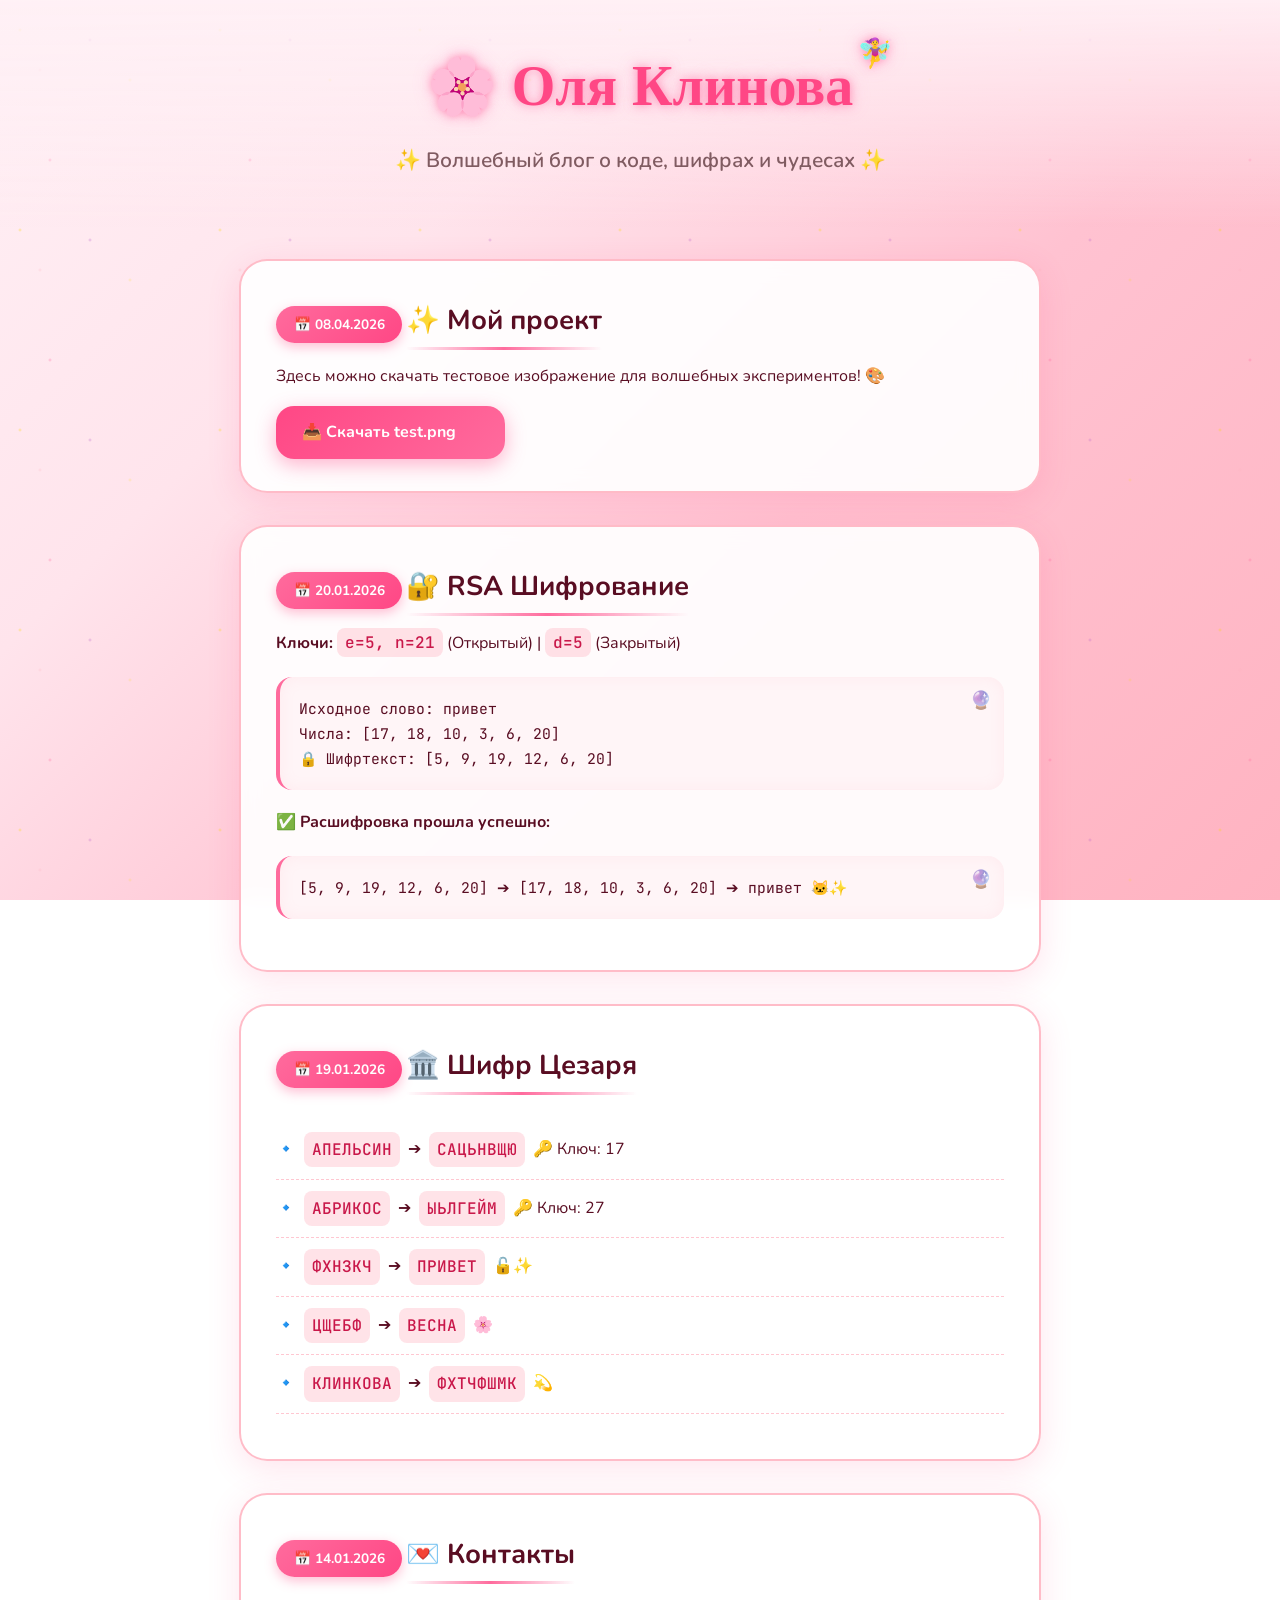
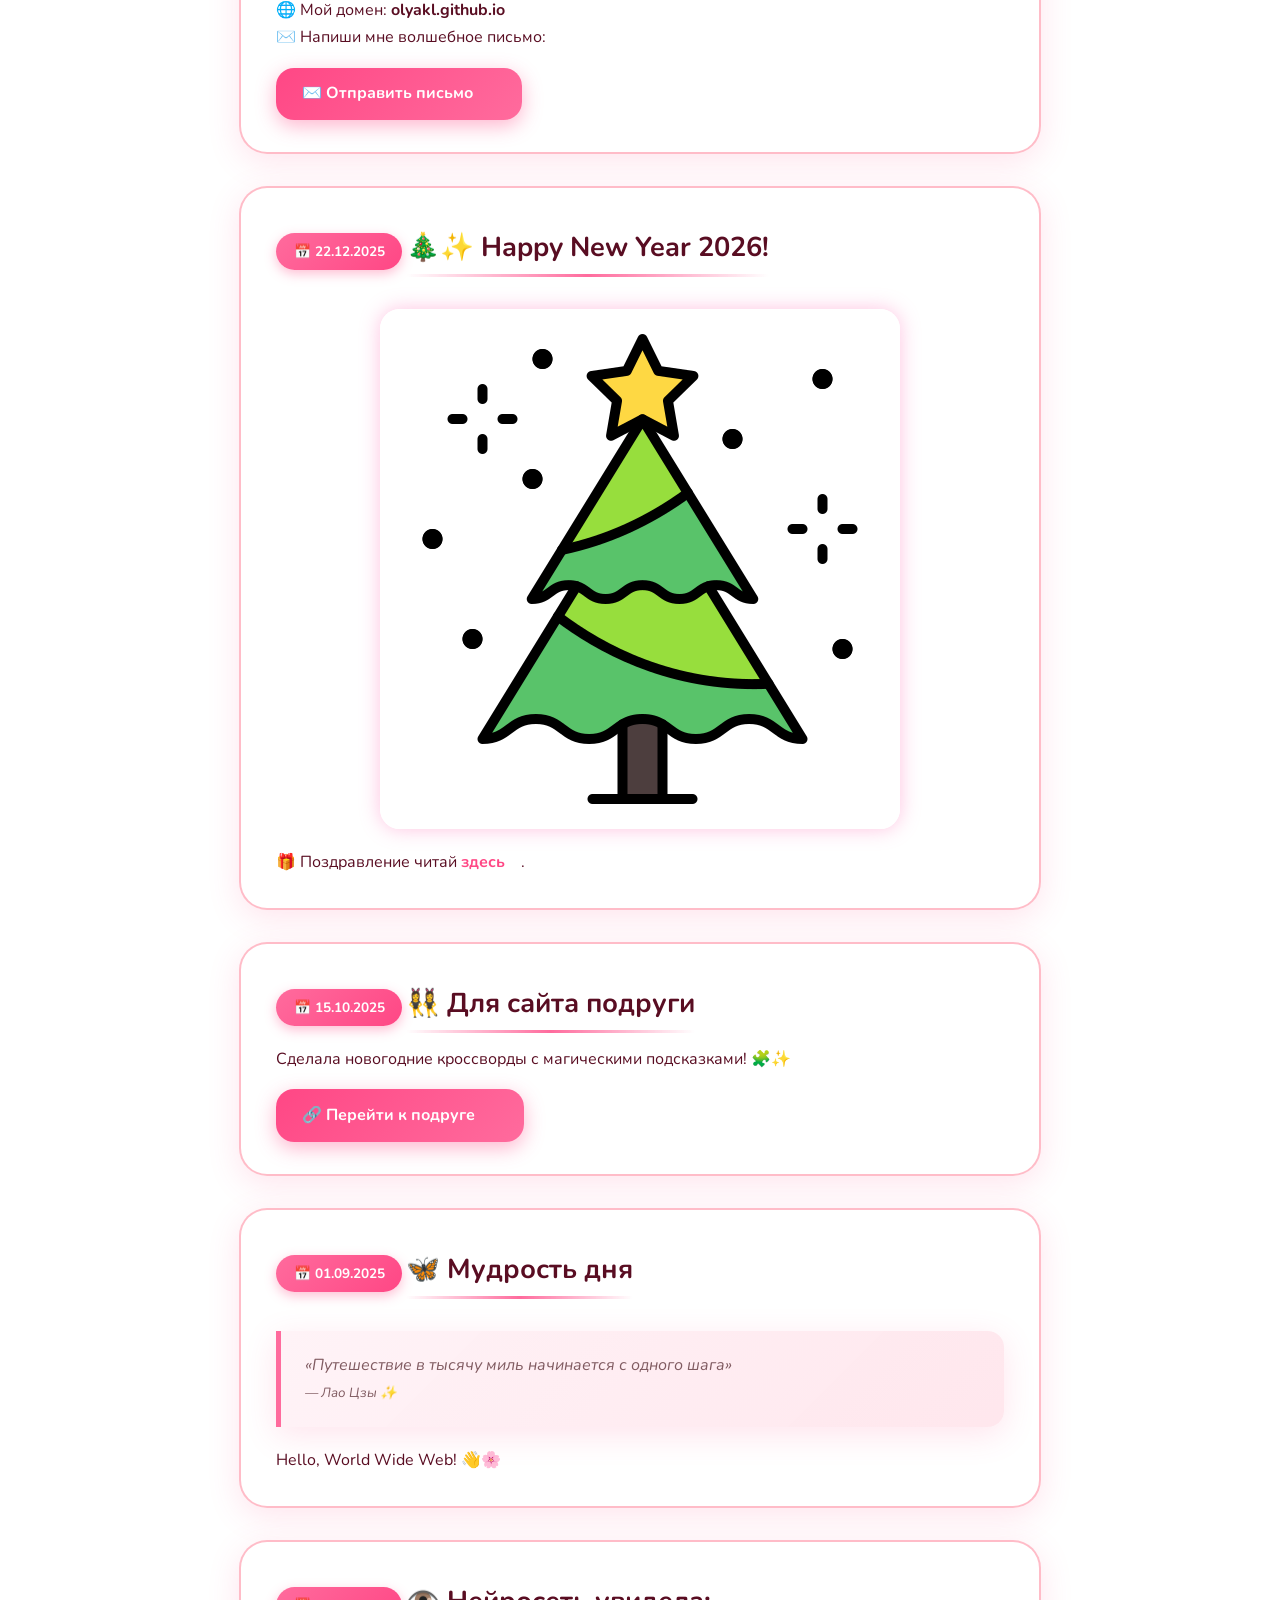
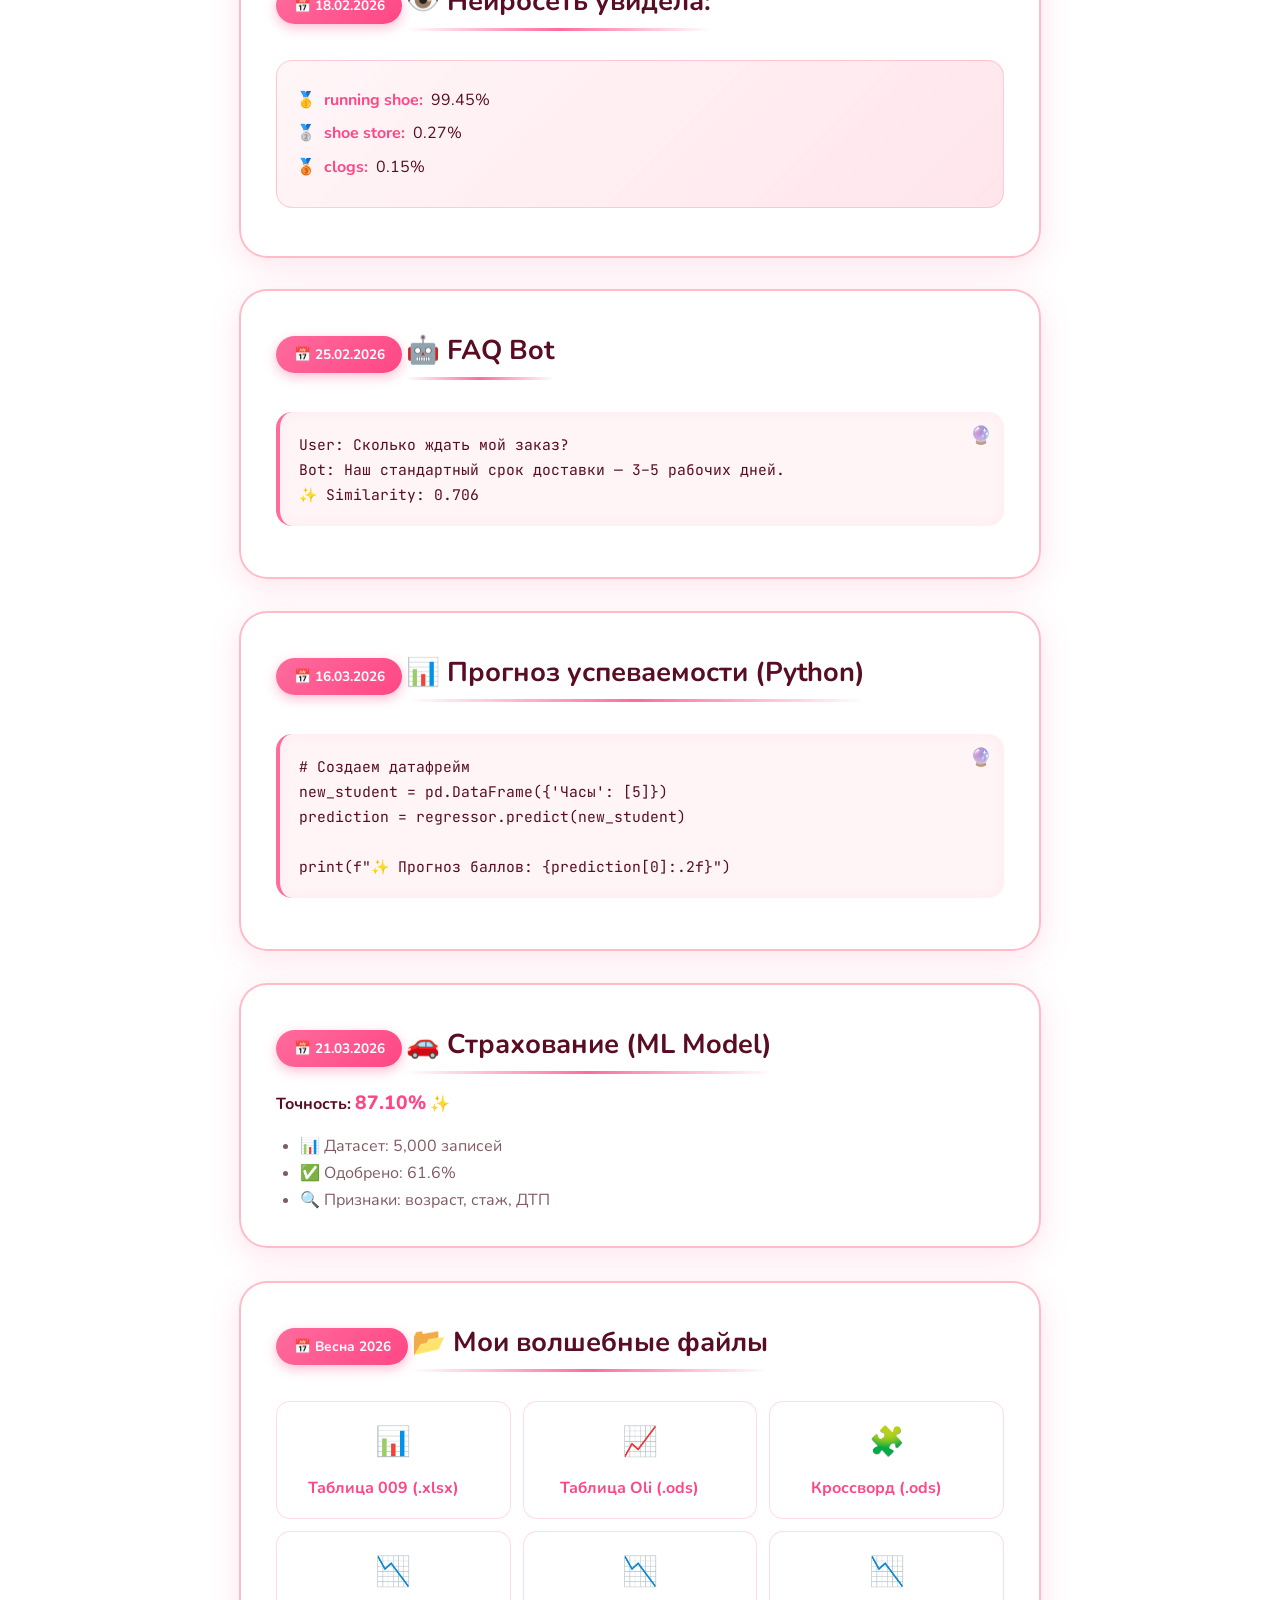
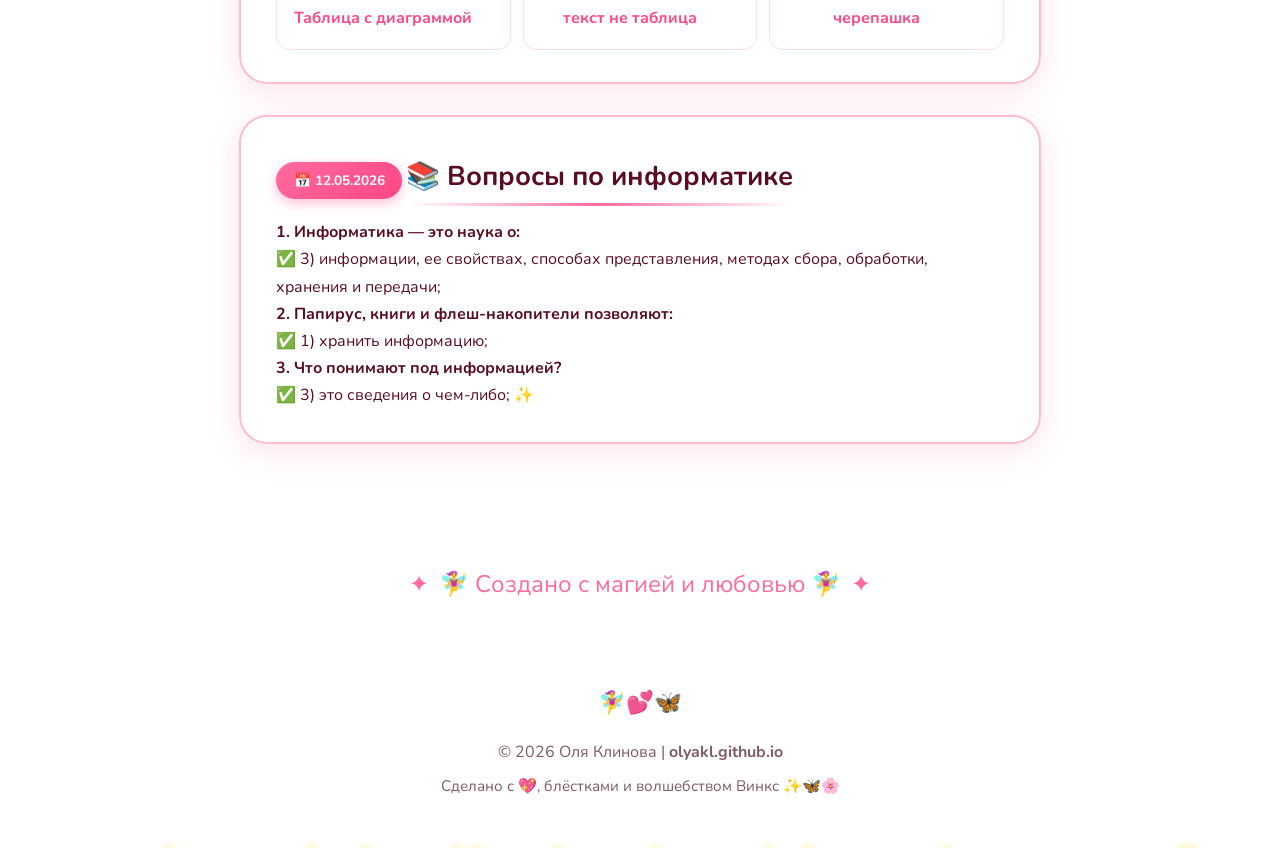
<file: index.html>
<!DOCTYPE html>
<html lang="ru">
<head>
    <meta charset="UTF-8">
    <meta name="viewport" content="width=device-width, initial-scale=1.0">
    <title>🌸✨ Оля Клинова | Волшебный Блог</title>
    <link rel="preconnect" href="https://fonts.googleapis.com">
    <link rel="preconnect" href="https://fonts.gstatic.com" crossorigin>
    <link href="https://fonts.googleapis.com/css2?family=Dancing+Script:wght@600;700&family=Nunito:wght@400;600;700;800&family=JetBrains+Mono:wght@400;500&display=swap" rel="stylesheet">
    
    <style>
        :root {
            /* Winx Pink Palette 🧚‍♀️ */
            --bg-magic: linear-gradient(135deg, #fff0f5 0%, #ffe4ec 30%, #ffc2d1 60%, #ffb3c1 100%);
            --card-bg: rgba(255, 255, 255, 0.92);
            --card-glow: rgba(255, 105, 180, 0.25);
            --primary-pink: #ff6b9d;
            --hot-pink: #ff4785;
            --deep-pink: #c9184a;
            --sparkle-gold: #ffd700;
            --magic-purple: #b864c9;
            --text-dark: #590d22;
            --text-soft: #805b61;
            --code-bg: #fff5f7;
            --shadow-soft: 0 8px 32px rgba(255, 71, 133, 0.15);
            --shadow-glow: 0 0 20px rgba(255, 105, 180, 0.4);
            --border-magic: 2px solid rgba(255, 143, 163, 0.6);
        }

        * { margin: 0; padding: 0; box-sizing: border-box; }

        html { scroll-behavior: smooth; }

        body {
            font-family: 'Nunito', sans-serif;
            background: var(--bg-magic);
            background-attachment: fixed;
            color: var(--text-dark);
            line-height: 1.7;
            min-height: 100vh;
            position: relative;
            overflow-x: hidden;
        }

        /* ✨ Sparkle Background Animation */
        body::before {
            content: "";
            position: fixed;
            top: 0; left: 0;
            width: 100%; height: 100%;
            background-image: 
                radial-gradient(2px 2px at 20px 30px, var(--sparkle-gold), transparent),
                radial-gradient(2px 2px at 40px 70px, rgba(255,182,193,0.8), transparent),
                radial-gradient(2px 2px at 50px 160px, var(--primary-pink), transparent),
                radial-gradient(2px 2px at 90px 40px, var(--magic-purple), transparent),
                radial-gradient(2px 2px at 130px 80px, rgba(255,215,0,0.6), transparent);
            background-size: 200px 200px;
            animation: sparkleFloat 20s linear infinite;
            opacity: 0.4;
            pointer-events: none;
            z-index: -1;
        }

        @keyframes sparkleFloat {
            0% { background-position: 0 0, 0 0, 0 0, 0 0, 0 0; }
            100% { background-position: 200px 200px, 150px 100px, 100px 250px, 250px 50px, 180px 180px; }
        }

        /* 🧚 Floating Fairy Particles */
        .fairy-particle {
            position: fixed;
            width: 8px; height: 8px;
            background: radial-gradient(circle, var(--sparkle-gold), transparent);
            border-radius: 50%;
            pointer-events: none;
            animation: fairyFloat 15s infinite ease-in-out;
            opacity: 0.7;
            z-index: -1;
            box-shadow: 0 0 10px var(--sparkle-gold);
        }

        @keyframes fairyFloat {
            0%, 100% { transform: translateY(100vh) rotate(0deg); opacity: 0; }
            10% { opacity: 0.8; }
            90% { opacity: 0.8; }
            100% { transform: translateY(-100px) rotate(720deg); opacity: 0; }
        }

        /* 🌸 Header */
        header {
            text-align: center;
            padding: 2.5rem 1rem 3rem;
            position: relative;
            background: linear-gradient(180deg, rgba(255,240,245,0.95) 0%, transparent 100%);
            margin-bottom: 2rem;
        }

        header h1 {
            font-family: 'Dancing Script', cursive;
            font-size: 3.5rem;
            color: var(--hot-pink);
            text-shadow: 
                0 0 10px rgba(255, 71, 133, 0.5),
                0 0 20px rgba(255, 105, 180, 0.3);
            animation: titleGlow 3s ease-in-out infinite alternate;
            position: relative;
            display: inline-block;
        }

        @keyframes titleGlow {
            from { text-shadow: 0 0 10px rgba(255,71,133,0.5), 0 0 20px rgba(255,105,180,0.3); }
            to { text-shadow: 0 0 20px rgba(255,71,133,0.8), 0 0 40px rgba(255,105,180,0.6), 0 0 60px rgba(255,215,0,0.4); }
        }

        header h1::after {
            content: "🧚‍♀️";
            position: absolute;
            right: -40px;
            top: -10px;
            font-size: 1.8rem;
            animation: floatEmoji 3s ease-in-out infinite;
        }

        @keyframes floatEmoji {
            0%, 100% { transform: translateY(0) rotate(0deg); }
            50% { transform: translateY(-10px) rotate(10deg); }
        }

        header p {
            font-size: 1.3rem;
            color: var(--text-soft);
            margin-top: 0.5rem;
            font-weight: 600;
        }

        /* ✨ Magic Divider */
        .magic-divider {
            text-align: center;
            margin: 2.5rem 0;
            color: var(--primary-pink);
            font-size: 1.5rem;
            position: relative;
        }
        .magic-divider::before,
        .magic-divider::after {
            content: "✦";
            margin: 0 10px;
            animation: twinkle 1.5s ease-in-out infinite;
        }
        .magic-divider::after { animation-delay: 0.5s; }
        @keyframes twinkle {
            0%, 100% { opacity: 1; transform: scale(1); }
            50% { opacity: 0.6; transform: scale(0.9); }
        }

        /* 📦 Main Container */
        main {
            max-width: 850px;
            margin: 0 auto;
            padding: 0 1.5rem 3rem;
        }

        /* 🎀 Blog Post Card */
        article {
            background: var(--card-bg);
            border-radius: 28px;
            padding: 2rem 2.2rem;
            margin-bottom: 2rem;
            box-shadow: var(--shadow-soft);
            border: var(--border-magic);
            position: relative;
            overflow: hidden;
            transition: all 0.4s cubic-bezier(0.175, 0.885, 0.32, 1.275);
            backdrop-filter: blur(10px);
        }

        article:hover {
            transform: translateY(-8px) scale(1.01);
            box-shadow: var(--shadow-glow), 0 20px 40px rgba(255, 71, 133, 0.25);
            border-color: var(--hot-pink);
        }

        /* ✨ Magic Corner Sparkle */
        article::before {
            content: "✨";
            position: absolute;
            top: 15px;
            right: 20px;
            font-size: 1.5rem;
            opacity: 0;
            transform: scale(0.5) rotate(-20deg);
            transition: all 0.4s ease;
            filter: drop-shadow(0 0 5px var(--sparkle-gold));
        }
        article:hover::before {
            opacity: 1;
            transform: scale(1) rotate(0deg);
            animation: sparklePop 0.6s ease-out;
        }
        @keyframes sparklePop {
            0% { transform: scale(0.3); opacity: 0; }
            50% { transform: scale(1.3); }
            100% { transform: scale(1); opacity: 1; }
        }

        /* 📅 Date Badge */
        .date-badge {
            display: inline-flex;
            align-items: center;
            gap: 6px;
            background: linear-gradient(135deg, var(--primary-pink), var(--hot-pink));
            color: white;
            font-weight: 700;
            font-size: 0.85rem;
            padding: 0.45rem 1.1rem;
            border-radius: 50px;
            margin-bottom: 1.1rem;
            box-shadow: 0 4px 12px rgba(255, 71, 133, 0.35);
            animation: badgePulse 4s ease-in-out infinite;
        }
        @keyframes badgePulse {
            0%, 100% { box-shadow: 0 4px 12px rgba(255,71,133,0.35); }
            50% { box-shadow: 0 4px 20px rgba(255,71,133,0.6); }
        }

        h2 {
            font-size: 1.7rem;
            margin: 0.3rem 0 1.2rem;
            color: var(--text-dark);
            position: relative;
            display: inline-block;
        }
        h2::after {
            content: "";
            position: absolute;
            bottom: -6px;
            left: 0;
            width: 100%;
            height: 3px;
            background: linear-gradient(90deg, transparent, var(--primary-pink), transparent);
            border-radius: 2px;
        }

        /* 🔗 Links & Buttons */
        a {
            color: var(--hot-pink);
            text-decoration: none;
            font-weight: 700;
            transition: all 0.25s ease;
            position: relative;
        }
        a:hover {
            color: var(--deep-pink);
            text-shadow: 0 0 8px rgba(255, 71, 133, 0.4);
        }
        a::after {
            content: "✧";
            margin-left: 3px;
            opacity: 0;
            transition: opacity 0.2s;
        }
        a:hover::after { opacity: 1; }

        .btn-magic {
            display: inline-flex;
            align-items: center;
            gap: 8px;
            background: linear-gradient(135deg, var(--hot-pink), var(--primary-pink));
            color: white !important;
            padding: 0.8rem 1.6rem;
            border-radius: 18px;
            margin-top: 1rem;
            font-weight: 700;
            text-decoration: none !important;
            box-shadow: 0 6px 20px rgba(255, 71, 133, 0.4);
            transition: all 0.3s ease;
            position: relative;
            overflow: hidden;
        }
        .btn-magic::before {
            content: "";
            position: absolute;
            top: 0; left: -100%;
            width: 100%; height: 100%;
            background: linear-gradient(90deg, transparent, rgba(255,255,255,0.3), transparent);
            transition: left 0.5s ease;
        }
        .btn-magic:hover {
            transform: translateY(-3px) scale(1.03);
            box-shadow: 0 8px 25px rgba(255, 71, 133, 0.6);
        }
        .btn-magic:hover::before { left: 100%; }

        /* 💻 Code Blocks */
        pre {
            background: var(--code-bg);
            padding: 1.2rem;
            border-radius: 16px;
            border-left: 4px solid var(--primary-pink);
            font-family: 'JetBrains Mono', monospace;
            font-size: 0.92rem;
            color: var(--text-dark);
            overflow-x: auto;
            margin: 1.2rem 0;
            box-shadow: inset 0 0 15px rgba(255, 143, 163, 0.1);
            position: relative;
        }
        pre::before {
            content: "🔮";
            position: absolute;
            top: 8px;
            right: 12px;
            font-size: 1.1rem;
            opacity: 0.6;
        }
        code {
            font-family: 'JetBrains Mono', monospace;
            background: rgba(255, 143, 163, 0.25);
            padding: 0.25rem 0.5rem;
            border-radius: 8px;
            color: var(--deep-pink);
            font-weight: 500;
        }

        /* 📋 Lists */
        ul.crypto-list {
            list-style: none;
            margin: 0.8rem 0;
        }
        ul.crypto-list li {
            padding: 0.7rem 0;
            border-bottom: 1px dashed rgba(255, 143, 163, 0.5);
            display: flex;
            align-items: center;
            gap: 8px;
        }
        ul.crypto-list li::before {
            content: "🔹";
            color: var(--primary-pink);
        }

        /* 💬 Quotes */
        blockquote {
            background: linear-gradient(135deg, rgba(255,240,245,0.8), rgba(255,228,235,0.9));
            border-left: 5px solid var(--primary-pink);
            padding: 1.3rem 1.5rem;
            font-style: italic;
            color: var(--text-soft);
            border-radius: 0 16px 16px 0;
            margin: 1.2rem 0;
            position: relative;
            box-shadow: var(--shadow-soft);
        }
        blockquote::before {
            content: """;
            position: absolute;
            top: -15px;
            left: 10px;
            font-size: 4rem;
            color: rgba(255, 105, 180, 0.2);
            font-family: Georgia, serif;
            line-height: 1;
        }

        /* 🖼️ Images */
        img {
            max-width: 100%;
            border-radius: 20px;
            border: 4px solid white;
            box-shadow: var(--shadow-glow);
            margin: 1.2rem 0;
            transition: transform 0.4s ease;
            display: block;
            margin-left: auto;
            margin-right: auto;
        }
        img:hover {
            transform: scale(1.03) rotate(1deg);
            box-shadow: 0 0 30px rgba(255, 105, 180, 0.5);
        }

        /* 🎯 Stats & Results Box */
        .stats-box {
            background: linear-gradient(135deg, rgba(255,245,247,0.9), rgba(255,228,235,0.95));
            padding: 1.2rem;
            border-radius: 16px;
            margin: 1rem 0;
            border: 1px solid rgba(255, 143, 163, 0.4);
        }
        .stats-box p {
            margin: 0.4rem 0;
            display: flex;
            align-items: center;
            gap: 8px;
        }
        .stats-box strong {
            color: var(--hot-pink);
        }

        /* 🧩 File Grid */
        .file-grid {
            display: grid;
            grid-template-columns: repeat(auto-fit, minmax(220px, 1fr));
            gap: 12px;
            margin-top: 1rem;
        }
        .file-card {
            background: white;
            padding: 1rem;
            border-radius: 14px;
            text-align: center;
            border: 1px solid rgba(255, 143, 163, 0.3);
            transition: all 0.3s ease;
        }
        .file-card:hover {
            transform: translateY(-4px);
            box-shadow: var(--shadow-glow);
            border-color: var(--primary-pink);
        }
        .file-card .icon {
            font-size: 1.8rem;
            margin-bottom: 0.5rem;
            display: block;
        }

        /* 🦋 Footer */
        footer {
            text-align: center;
            padding: 2.5rem 1rem 3rem;
            color: var(--text-soft);
            font-size: 1rem;
            position: relative;
            margin-top: 2rem;
        }
        footer::before {
            content: "🧚‍♀️💕🦋";
            display: block;
            margin-bottom: 1rem;
            font-size: 1.4rem;
            animation: floatEmoji 4s ease-in-out infinite;
        }

        /* 📱 Responsive */
        @media (max-width: 768px) {
            header h1 { font-size: 2.6rem; }
            article { padding: 1.6rem; }
            h2 { font-size: 1.45rem; }
            .file-grid { grid-template-columns: 1fr; }
        }

        /* 🎀 Scrollbar */
        ::-webkit-scrollbar { width: 10px; }
        ::-webkit-scrollbar-track { background: rgba(255, 240, 245, 0.6); }
        ::-webkit-scrollbar-thumb { 
            background: linear-gradient(180deg, var(--primary-pink), var(--hot-pink)); 
            border-radius: 10px;
            border: 2px solid rgba(255, 255, 255, 0.3);
        }
        ::-webkit-scrollbar-thumb:hover { 
            background: linear-gradient(180deg, var(--hot-pink), var(--deep-pink)); 
        }

        /* ✨ Winx Transformation Effect on Load */
        @keyframes winxEntrance {
            0% { opacity: 0; transform: translateY(30px) scale(0.95); }
            100% { opacity: 1; transform: translateY(0) scale(1); }
        }
        article {
            animation: winxEntrance 0.6s ease-out forwards;
            opacity: 0;
        }
        article:nth-child(1) { animation-delay: 0.1s; }
        article:nth-child(2) { animation-delay: 0.2s; }
        article:nth-child(3) { animation-delay: 0.3s; }
        article:nth-child(4) { animation-delay: 0.4s; }
        article:nth-child(5) { animation-delay: 0.5s; }
        article:nth-child(6) { animation-delay: 0.6s; }
        article:nth-child(7) { animation-delay: 0.7s; }
        article:nth-child(8) { animation-delay: 0.8s; }
        article:nth-child(9) { animation-delay: 0.9s; }
        article:nth-child(10) { animation-delay: 1.0s; }
        article:nth-child(11) { animation-delay: 1.1s; }
        article:nth-child(12) { animation-delay: 1.2s; }
    </style>
</head>
<body>

    <!-- ✨ Floating Fairy Particles -->
    <script>
        document.addEventListener('DOMContentLoaded', () => {
            // Create magical particles
            for (let i = 0; i < 12; i++) {
                const particle = document.createElement('div');
                particle.className = 'fairy-particle';
                particle.style.left = Math.random() * 100 + 'vw';
                particle.style.animationDelay = Math.random() * 15 + 's';
                particle.style.animationDuration = (12 + Math.random() * 10) + 's';
                document.body.appendChild(particle);
            }
        });
    </script>

    <header>
        <h1>🌸 Оля Клинова</h1>
        <p>✨ Волшебный блог о коде, шифрах и чудесах ✨</p>
    </header>

    <main>
        <!-- Пост 1: Проект -->
        <article>
            <span class="date-badge">📅 08.04.2026</span>
            <h2>✨ Мой проект</h2>
            <p>Здесь можно скачать тестовое изображение для волшебных экспериментов! 🎨</p>
            <a href="test.png" class="btn-magic" download>📥 Скачать test.png</a>
        </article>

        <!-- Пост 2: RSA -->
        <article>
            <span class="date-badge">📅 20.01.2026</span>
            <h2>🔐 RSA Шифрование</h2>
            <p><strong>Ключи:</strong> <code>e=5, n=21</code> (Открытый) | <code>d=5</code> (Закрытый)</p>
            
            <pre>
Исходное слово: привет
Числа: [17, 18, 10, 3, 6, 20]
🔒 Шифртекст: [5, 9, 19, 12, 6, 20]</pre>

            <p style="margin-top:1rem;"><strong>✅ Расшифровка прошла успешно:</strong></p>
            <pre>
[5, 9, 19, 12, 6, 20] ➔ [17, 18, 10, 3, 6, 20] ➔ привет 🐱✨</pre>
        </article>

        <!-- Пост 3: Цезарь -->
        <article>
            <span class="date-badge">📅 19.01.2026</span>
            <h2>🏛️ Шифр Цезаря</h2>
            <ul class="crypto-list">
                <li><code>АПЕЛЬСИН</code> ➔ <code>САЦЬНВЩЮ</code> 🔑 Ключ: 17</li>
                <li><code>АБРИКОС</code> ➔ <code>ЫЬЛГЕЙМ</code> 🔑 Ключ: 27</li>
                <li><code>ФХНЗКЧ</code> ➔ <code>ПРИВЕТ</code> 🔓✨</li>
                <li><code>ЦЩЕБФ</code> ➔ <code>ВЕСНА</code> 🌸</li>
                <li><code>КЛИНКОВА</code> ➔ <code>ФХТЧФШМК</code> 💫</li>
            </ul>
        </article>

        <!-- Пост 4: Контакты -->
        <article>
            <span class="date-badge">📅 14.01.2026</span>
            <h2>💌 Контакты</h2>
            <p>🌐 Мой домен: <strong>olyakl.github.io</strong></p>
            <p>✉️ Напиши мне волшебное письмо:</p>
            <a href="mailto:olikbolikklinolik@mail.ru" class="btn-magic">✉️ Отправить письмо</a>
        </article>

        <!-- Пост 5: Новый год -->
        <article>
            <span class="date-badge">📅 22.12.2025</span>
            <h2>🎄✨ Happy New Year 2026!</h2>
            <img src="Icons/icon.png" alt="Волшебная ёлочка">
            <p>🎁 Поздравление читай <a href="Congratulations2026.html">здесь</a>.</p>
        </article>

        <!-- Пост 6: Друг -->
        <article>
            <span class="date-badge">📅 15.10.2025</span>
            <h2>👯‍♀️ Для сайта подруги</h2>
            <p>Сделала новогодние кроссворды с магическими подсказками! 🧩✨</p>
            <a href="https://github.com/Sofia-a-cell/dem.github.io/edit/main/index.html" target="_blank" class="btn-magic">🔗 Перейти к подруге</a>
        </article>

        <!-- Пост 7: Цитата -->
        <article>
            <span class="date-badge">📅 01.09.2025</span>
            <h2>🦋 Мудрость дня</h2>
            <blockquote>
                «Путешествие в тысячу миль начинается с одного шага» <br>
                <small>— Лао Цзы ✨</small>
            </blockquote>
            <p>Hello, World Wide Web! 👋🌸</p>
        </article>

        <!-- Пост 8: AI -->
        <article>
            <span class="date-badge">📅 18.02.2026</span>
            <h2>👁️ Нейросеть увидела:</h2>
            <div class="stats-box">
                <p>🥇 <strong>running shoe:</strong> 99.45%</p>
                <p>🥈 <strong>shoe store:</strong> 0.27%</p>
                <p>🥉 <strong>clogs:</strong> 0.15%</p>
            </div>
        </article>

        <!-- Пост 9: FAQ Bot -->
        <article>
            <span class="date-badge">📅 25.02.2026</span>
            <h2>🤖 FAQ Bot</h2>
            <pre>
User: Сколько ждать мой заказ?
Bot: Наш стандартный срок доставки — 3–5 рабочих дней.
✨ Similarity: 0.706</pre>
        </article>

        <!-- Пост 10: ML Code -->
        <article>
            <span class="date-badge">📅 16.03.2026</span>
            <h2>📊 Прогноз успеваемости (Python)</h2>
            <pre>
# Создаем датафрейм
new_student = pd.DataFrame({'Часы': [5]})
prediction = regressor.predict(new_student)

print(f"✨ Прогноз баллов: {prediction[0]:.2f}")</pre>
        </article>

        <!-- Пост 11: Insurance Model -->
        <article>
            <span class="date-badge">📅 21.03.2026</span>
            <h2>🚗 Страхование (ML Model)</h2>
            <p><strong>Точность:</strong> <span style="color:var(--hot-pink); font-weight:800; font-size:1.2rem;">87.10%</span> ✨</p>
            <ul style="margin-left: 1.5rem; margin-top: 0.8rem; color: var(--text-soft);">
                <li>📊 Датасет: 5,000 записей</li>
                <li>✅ Одобрено: 61.6%</li>
                <li>🔍 Признаки: возраст, стаж, ДТП</li>
            </ul>
        </article>

        <!-- Пост 12: Файлы -->
        <article>
            <span class="date-badge">📅 Весна 2026</span>
            <h2>📂 Мои волшебные файлы</h2>
            <div class="file-grid">
                <a href="таблица 009.xlsx" class="file-card">
                    <span class="icon">📊</span>
                    Таблица 009 (.xlsx)
                </a>
                <a href="таблица oli.ods" class="file-card">
                    <span class="icon">📈</span>
                    Таблица Oli (.ods)
                </a>
                <a href="кросворд 10006.ods" class="file-card">
                    <span class="icon">🧩</span>
                    Кроссворд (.ods)
                </a>
                <a href="таблица с диаграммой.ods" class="file-card">
                    <span class="icon">📉</span>
                    Таблица с диаграммой
                </a>
                <a href="текст не таблица" class="file-card">
                    <span class="icon">📉</span>
                    текст не таблица 
                </a>
                 <a href="черепашка.kum" class="file-card">
                    <span class="icon">📉</span>
                   черепашка
                </a>
            </div>
        </article>

        <!-- Пост 13: Вопросы по информатике -->
        <article>
            <span class="date-badge">📅 12.05.2026</span>
            <h2>📚 Вопросы по информатике</h2>
            <p><strong>1. Информатика — это наука о:</strong><br>
            ✅ 3) информации, ее свойствах, способах представления, методах сбора, обработки, хранения и передачи;</p>
            
            <p><strong>2. Папирус, книги и флеш-накопители позволяют:</strong><br>
            ✅ 1) хранить информацию;</p>
            
            <p><strong>3. Что понимают под информацией?</strong><br>
            ✅ 3) это сведения о чем-либо; ✨</p>
        </article>
    </main>

    <div class="magic-divider">🧚‍♀️ Создано с магией и любовью 🧚‍♀️</div>

    <footer>
        <p>© 2026 Оля Клинова | <strong>olyakl.github.io</strong></p>
        <p style="margin-top: 0.5rem; font-size: 0.95rem;">Сделано с 💖, блёстками и волшебством Винкс ✨🦋🌸</p>
    </footer>

    <!-- ✨ Extra Magic: Hover Sparkles Script -->
    <script>
        document.addEventListener('mousemove', (e) => {
            if (Math.random() > 0.95) {
                const spark = document.createElement('div');
                spark.innerHTML = '✨';
                spark.style.cssText = `
                    position: fixed;
                    left: ${e.pageX}px;
                    top: ${e.pageY}px;
                    font-size: ${10 + Math.random()*10}px;
                    pointer-events: none;
                    animation: fadeSpark 1s ease-out forwards;
                    z-index: 9999;
                    text-shadow: 0 0 5px gold;
                `;
                document.body.appendChild(spark);
                setTimeout(() => spark.remove(), 1000);
            }
        });

        // Add fade animation dynamically
        const style = document.createElement('style');
        style.textContent = `
            @keyframes fadeSpark {
                0% { opacity: 1; transform: scale(1) translateY(0); }
                100% { opacity: 0; transform: scale(0.3) translateY(-20px); }
            }
        `;
        document.head.appendChild(style);
    </script>

</body>
</html>
</file>
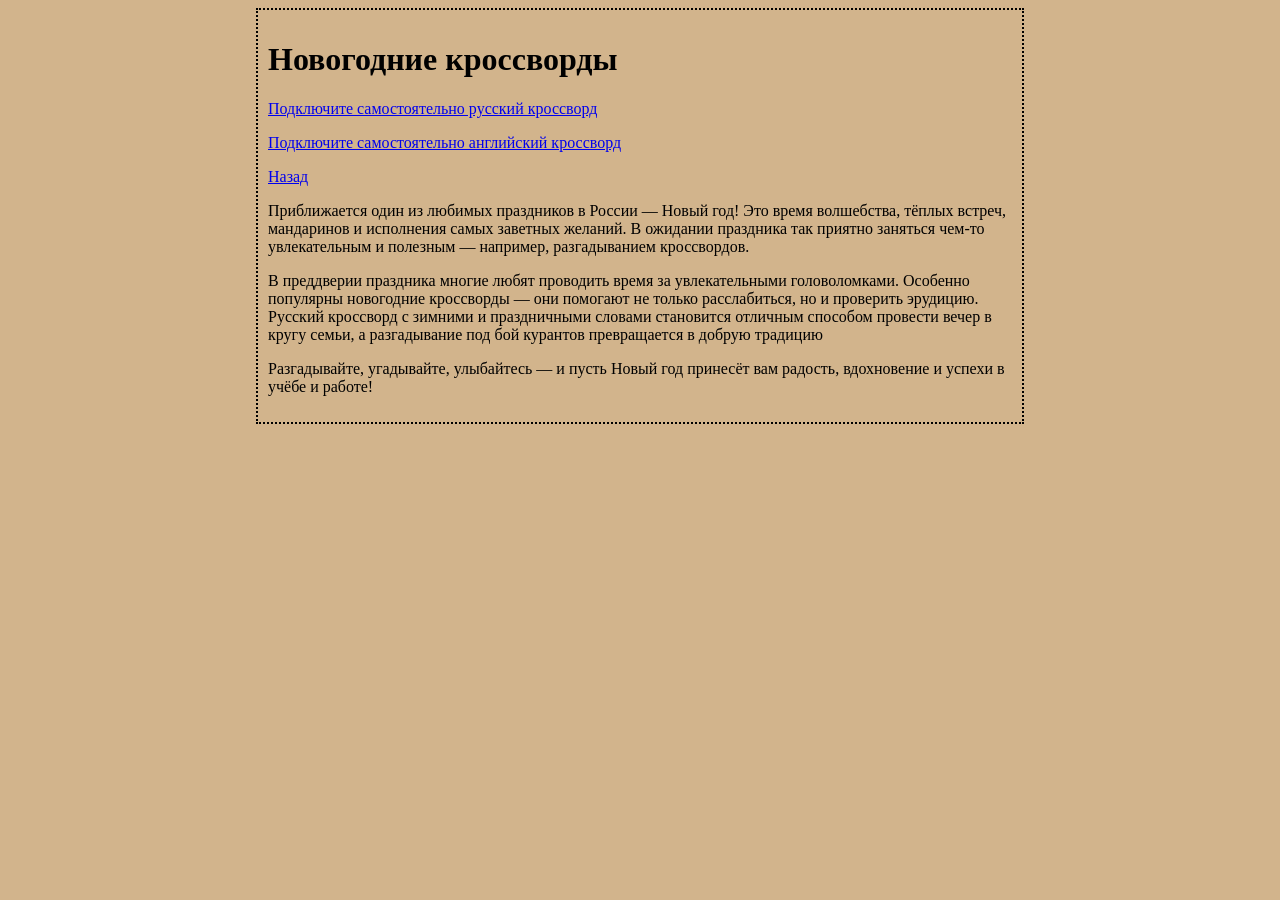
<file: Congratulations2026.html>
<!DOCTYPE html>
<html lang="ru">
<head>
    <meta charset="UTF-8">
    <meta name="viewport" content="width=device-width, initial-scale=1.0">
    <title>Заголовок страницы</title>
</head><!DOCTYPE html>
<html lang="ru">
<head>
    <meta charset="UTF-8">
    <meta name="viewport" content="width=device-width, initial-scale=1.0">
    <title>Кроссворды</title>
    <!-- Подключение файла стилей -->
    <link rel="stylesheet" href="style.css">
</head>
<body>
    <h1>Новогодние кроссворды</h1>

    <!-- Ссылка на русский кроссворд -->
    <p><a href="russian-crossword.html">Подключите самостоятельно русский кроссворд</a></p>

    <!-- Ссылка на английский кроссворд -->
    <p><a href="english-crossword.html">Подключите самостоятельно английский кроссворд</a></p>

    <!-- Ссылка "Назад" на index.html -->
    <p><a href="index.html">Назад</a></p>
</body>
</html>
<body><p>  Приближается один из любимых праздников в России — Новый год!
Это время волшебства, тёплых встреч, мандаринов и исполнения самых заветных желаний. В ожидании праздника так приятно заняться чем-то увлекательным и полезным — например, разгадыванием кроссвордов.</p>
</body><p>В преддверии праздника многие любят проводить время за увлекательными головоломками. Особенно популярны новогодние кроссворды — они помогают не только расслабиться, но и проверить эрудицию. Русский кроссворд с зимними и праздничными словами становится отличным способом провести вечер в кругу семьи, а разгадывание под бой курантов превращается в добрую традицию</p>
</body><p><p class=”quote”> Разгадывайте, угадывайте, улыбайтесь — и пусть Новый год принесёт вам радость, вдохновение и успехи в учёбе и работе!</p>
</html>
</file>
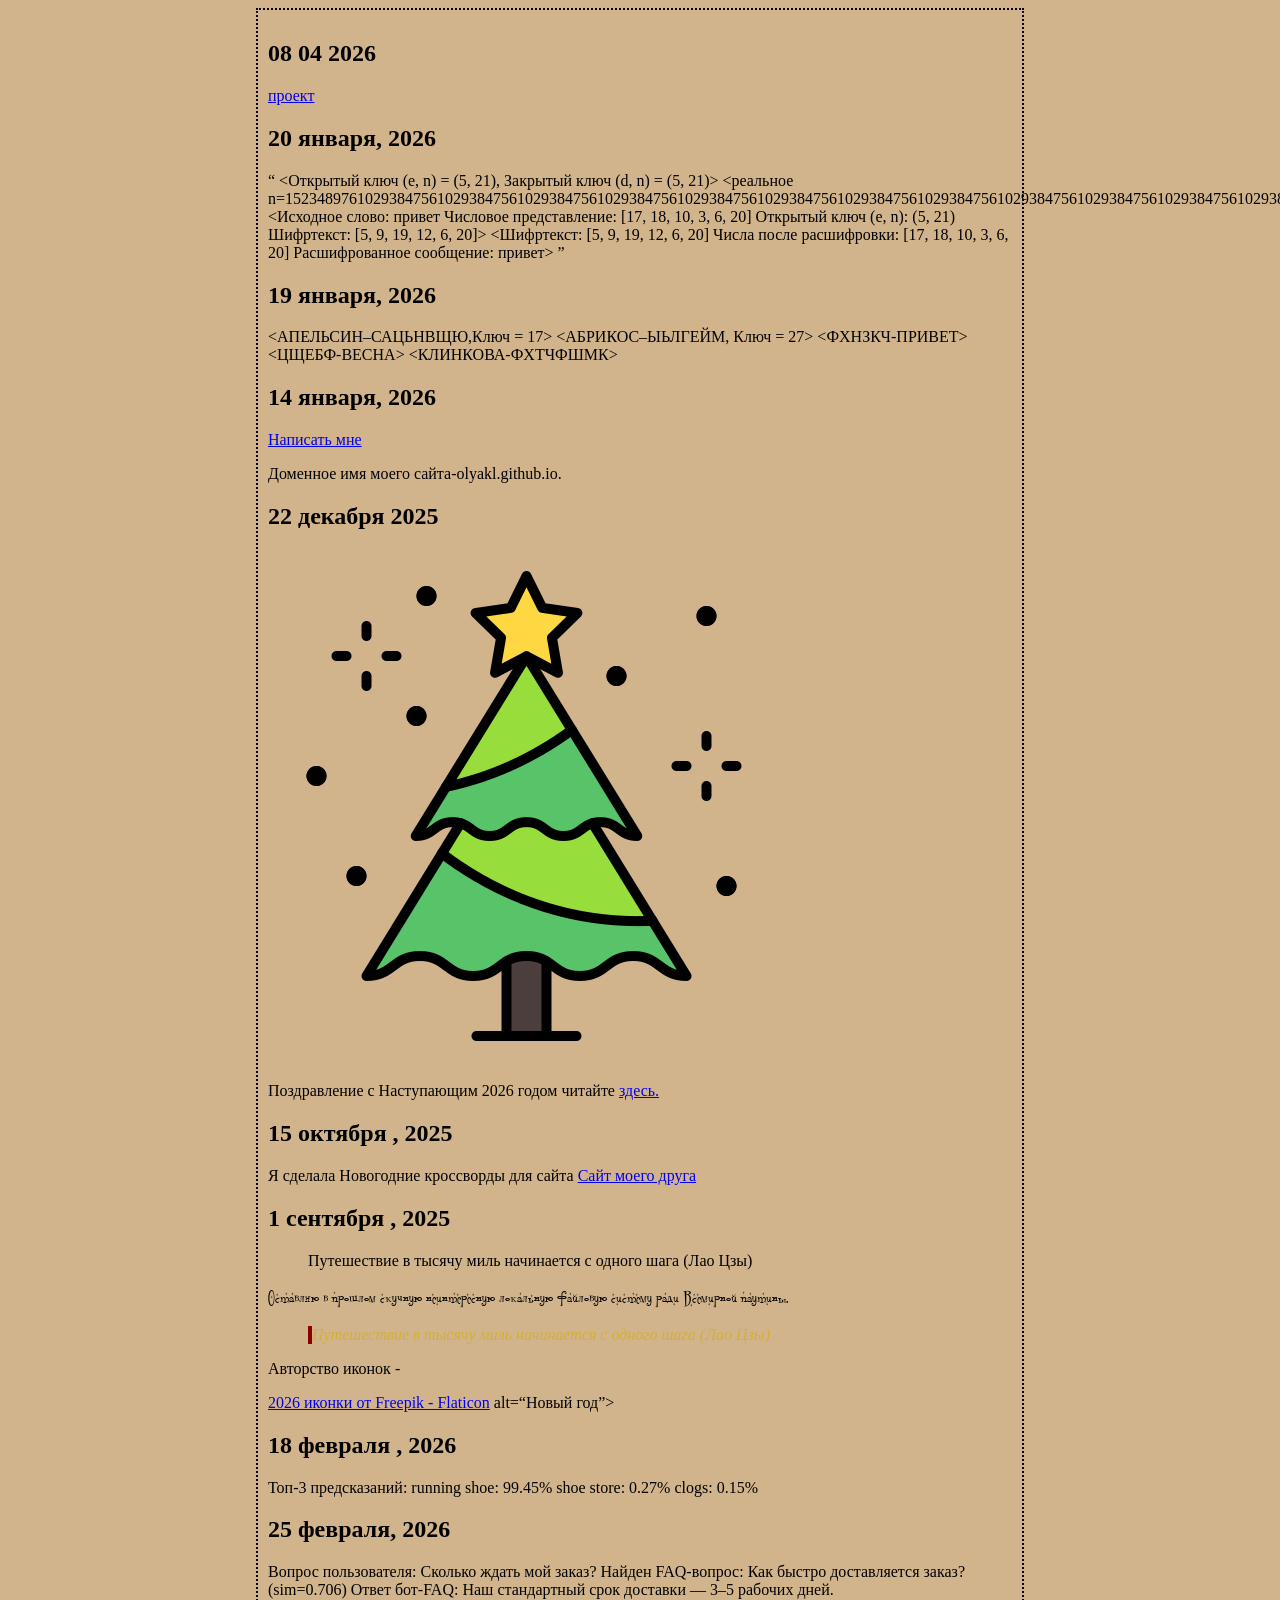
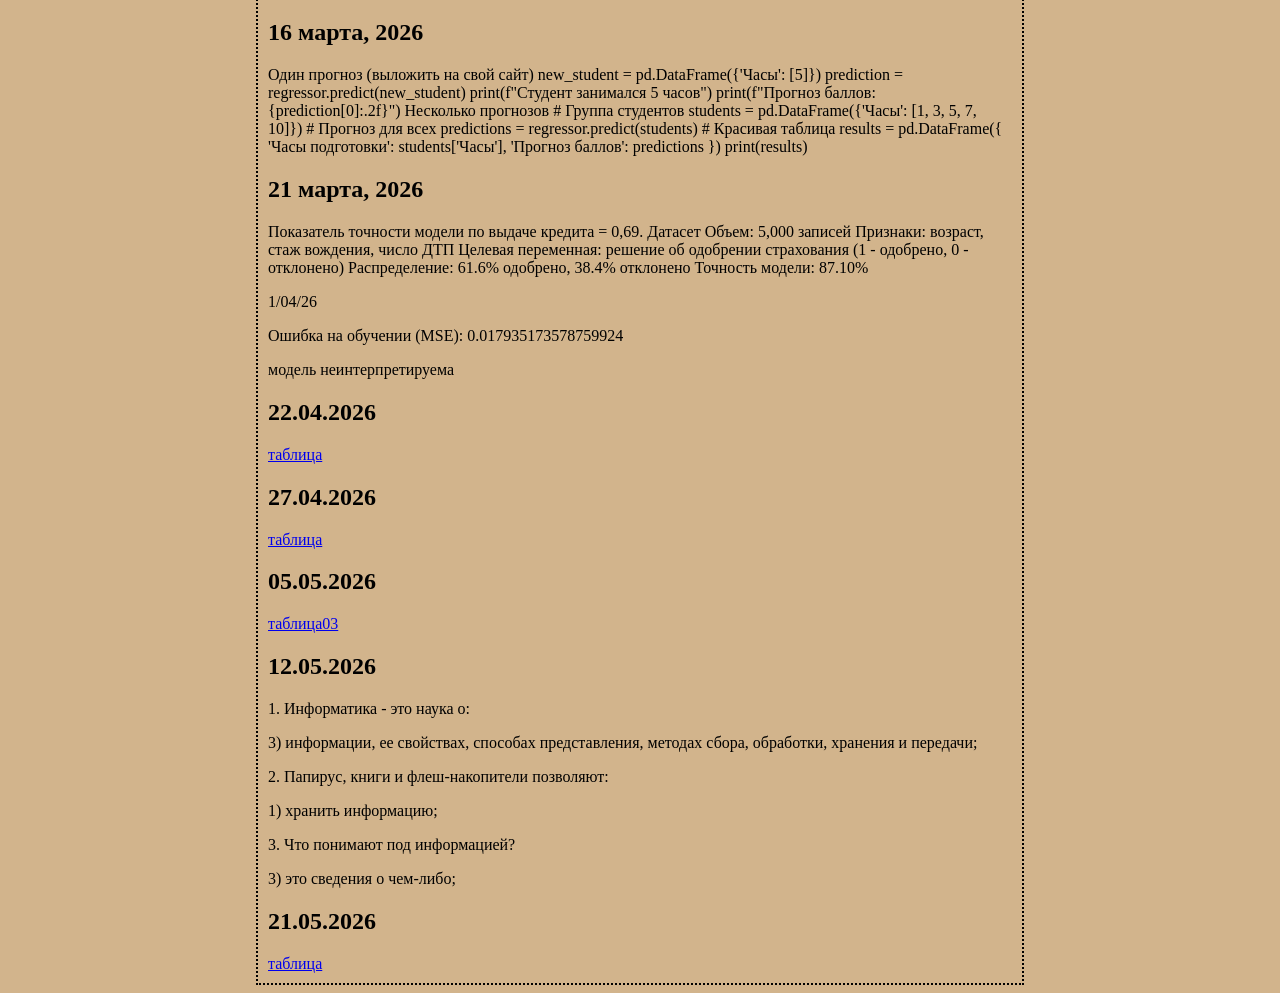
<file: index1.html>
<!DOCTYPE html>
<head>
    <title>Мой блог</title>
    <link type="text/css" rel="stylesheet" href="style.css"/>
</head>
<body>
<h2>08 04 2026</h2>
    <a href="test.png">проект</a>
<h2>20 января, 2026</h2>
<p = 7>
<q = 3>
<Открытый ключ (e, n) = (5, 21), Закрытый ключ (d, n) = (5, 21)>
    <реальное n=1523489761029384756102938475610293847561029384756102938475610293847561029384756102938475610293847561029384756102938475610293847561029384756102938475610293847561029384>
<Исходное слово: привет
Числовое представление: [17, 18, 10, 3, 6, 20]
Открытый ключ (e, n): (5, 21)
Шифртекст: [5, 9, 19, 12, 6, 20]>
    
<Шифртекст: [5, 9, 19, 12, 6, 20]
Числа после расшифровки: [17, 18, 10, 3, 6, 20]
Расшифрованное сообщение: привет>
    
<h2>19 января, 2026</h2>
<АПЕЛЬСИН–САЦЬНВЩЮ,Ключ = 17>
<АБРИКОС–ЫЬЛГЕЙМ, Ключ = 27>
<ФХНЗКЧ-ПРИВЕТ>
<ЦЩЕБФ-ВЕСНА>
<КЛИНКОВА-ФХТЧФШМК>
 <h2>14 января, 2026</h2>
    <a href="mailto:olikbolikklinolik@mail.ru.com">Написать мне</a>
<p>Доменное имя моего сайта-olyakl.github.io.  </p>
<h2>22 декабря 2025</h2>
 <img src="Icons/icon.png" alt="Елочка">
<p>Поздравление с Наступающим 2026 годом читайте <a href=“Congratulations2026.html”> здесь.</a> </p>
<h2> 15 октября , 2025</h2>
<p>
Я сделала Новогодние кроссворды для сайта <a href=“http://https://github.com/Sofia-a-cell/dem.github.io/edit/main/index.html ”  title=“Блог моего друга”>Сайт моего друга</a>
</p>
<h2> 1 сентября , 2025</h2>
<blockquote>Путешествие в тысячу миль начинается с одного шага (Лао Цзы) </blockquote>
<p class="quote">
Оставляю в прошлом скучную неинтересную локальную файловую систему ради Всемирной паутины.
</p>

<blockquote class="q">Путешествие в тысячу миль начинается с одного шага (Лао Цзы) </blockquote>
    <p>Авторство иконок -</p>
    <a href="https://www.flaticon.com/ru/free-icons/2026" title="2026 иконки">2026 иконки от Freepik - Flaticon</a> alt=“Новый год”>
        <h2>18  февраля , 2026</h2>
    <p>
 Топ-3 предсказаний:
running shoe: 99.45%
shoe store: 0.27%
clogs: 0.15%
    </p>
    
    <h2>25 февраля, 2026</h2>
    <p>
 Вопрос пользователя: Сколько ждать мой заказ?
Найден FAQ-вопрос: Как быстро доставляется заказ? (sim=0.706)
Ответ бот-FAQ: Наш стандартный срок доставки — 3–5 рабочих дней.
    </p>
    <h2>16 марта, 2026</h2>
    <p>Один прогноз (выложить на свой сайт)
new_student = pd.DataFrame({'Часы': [5]})
prediction = regressor.predict(new_student)
print(f"Студент занимался 5 часов")
print(f"Прогноз баллов: {prediction[0]:.2f}")

Несколько прогнозов
# Группа студентов
students = pd.DataFrame({'Часы': [1, 3, 5, 7, 10]})

# Прогноз для всех
predictions = regressor.predict(students)

# Красивая таблица
results = pd.DataFrame({
    'Часы подготовки': students['Часы'],
    'Прогноз баллов': predictions
})
print(results)
        
    </p>
    <h2>21 марта, 2026</h2>
    <p>
        Показатель точности модели по выдаче кредита = 0,69.
        Датасет

    Объем: 5,000 записей
    Признаки: возраст, стаж вождения, число ДТП
    Целевая переменная: решение об одобрении страхования (1 - одобрено, 0 - отклонено)
    Распределение: 61.6% одобрено, 38.4% отклонено

    
Точность модели: 87.10%
    </p>
     <p> 1/04/26</p>
    <p> Ошибка на обучении (MSE): 0.017935173578759924 </p>
     <p> модель неинтерпретируема </p>
    <h2>22.04.2026</h2>
    <a href="таблица 009.xlsx">таблица</a> 
        
       <h2>27.04.2026</h2> 
        <a href="таблица oli.ods">таблица</a> 
            
           <h2>05.05.2026</h2> 
        <a href="кросворд 10006.ods ">таблица03</a>  
      <h2>12.05.2026</h2>
    <p>     1. Информатика - это наука о:</p>
3) информации, ее свойствах, способах представления, методах сбора, обработки, хранения и передачи; <br>

<p>2. Папирус, книги и флеш-накопители позволяют:</p>
1) хранить информацию; <br>


<p>    3. Что понимают под информацией? </p>
3) это сведения о чем-либо; <br>
    <h2>21.05.2026</h2>
     <a href="таблица с диаграммой.ods">таблица</a> 
     </body> 
     </html>
</file>
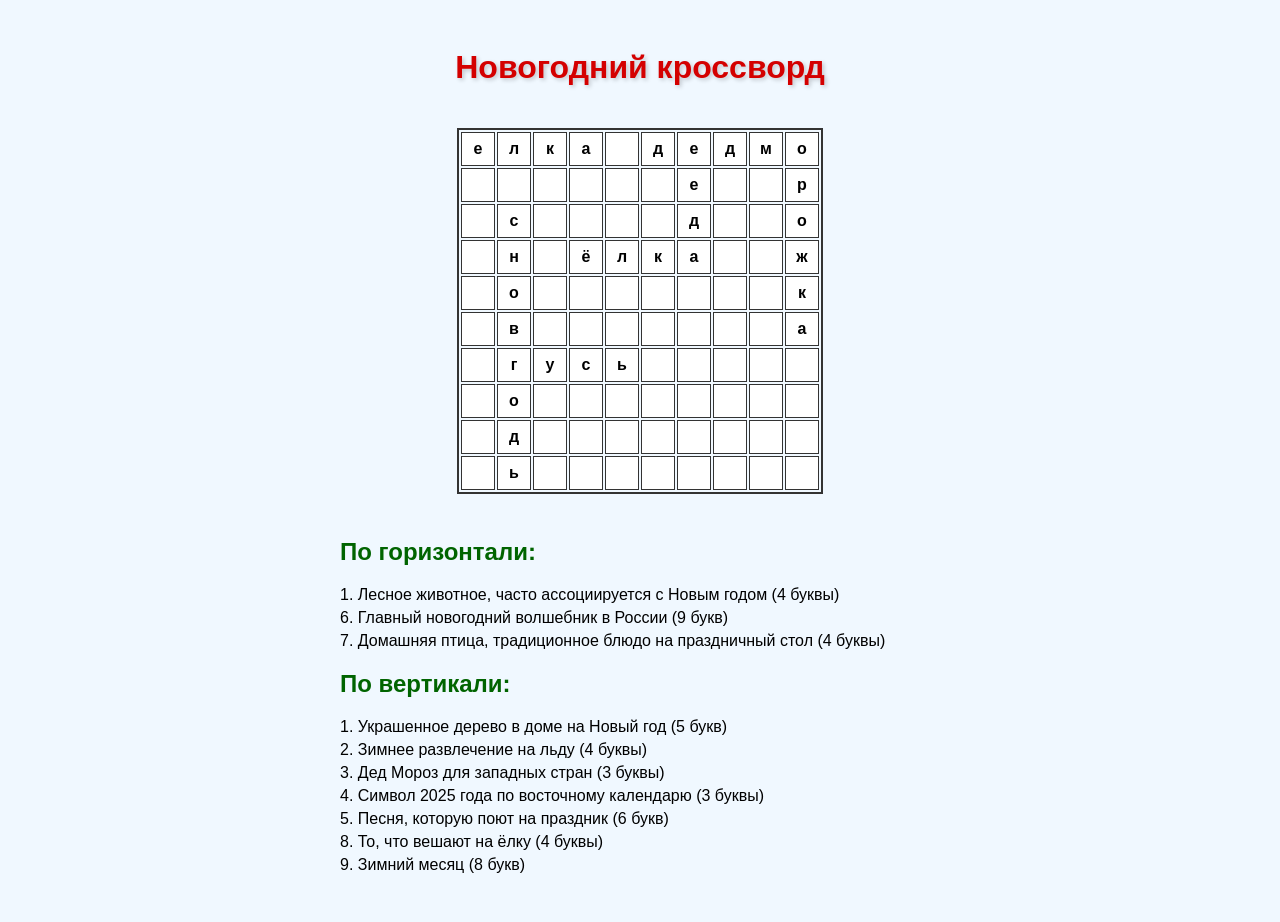
<file: krossvordRU.html>
<!DOCTYPE html>
<html lang="ru">
<head>
  <meta charset="UTF-8" />
  <meta name="viewport" content="width=device-width, initial-scale=1.0"/>
  <title>Новогодний кроссворд</title>
  <style>
    body {
      font-family: Arial, sans-serif;
      background-color: #f0f8ff;
      padding: 20px;
      text-align: center;
    }
    h1 {
      color: #d40000;
      text-shadow: 2px 2px 4px rgba(0,0,0,0.2);
    }
    .crossword {
      display: inline-block;
      margin: 20px auto;
      border: 2px solid #333;
    }
    .crossword td {
      width: 30px;
      height: 30px;
      border: 1px solid #333;
      text-align: center;
      vertical-align: middle;
      font-weight: bold;
      font-size: 16px;
      background-color: #fff;
    }
    .black {
      background-color: #000;
    }
    .clues {
      max-width: 600px;
      margin: 20px auto;
      text-align: left;
    }
    .clues h2 {
      color: #006400;
    }
    .clue {
      margin: 5px 0;
    }
  </style>
</head>
<body>
  <h1>Новогодний кроссворд</h1>

  <table class="crossword">
    <tr>
      <td>e</td><td>л</td><td>к</td><td>а</td><td></td><td>д</td><td>е</td><td>д</td><td>м</td><td>о</td>
    </tr>
    <tr>
      <td></td><td></td><td></td><td></td><td></td><td></td><td>е</td><td></td><td></td><td>р</td>
    </tr>
    <tr>
      <td></td><td>с</td><td></td><td></td><td></td><td></td><td>д</td><td></td><td></td><td>о</td>
    </tr>
    <tr>
      <td></td><td>н</td><td></td><td>ё</td><td>л</td><td>к</td><td>а</td><td></td><td></td><td>ж</td>
    </tr>
    <tr>
      <td></td><td>о</td><td></td><td></td><td></td><td></td><td></td><td></td><td></td><td>к</td>
    </tr>
    <tr>
      <td></td><td>в</td><td></td><td></td><td></td><td></td><td></td><td></td><td></td><td>а</td>
    </tr>
    <tr>
      <td></td><td>г</td><td>у</td><td>с</td><td>ь</td><td></td><td></td><td></td><td></td><td></td>
    </tr>
    <tr>
      <td></td><td>о</td><td></td><td></td><td></td><td></td><td></td><td></td><td></td><td></td>
    </tr>
    <tr>
      <td></td><td>д</td><td></td><td></td><td></td><td></td><td></td><td></td><td></td><td></td>
    </tr>
    <tr>
      <td></td><td>ь</td><td></td><td></td><td></td><td></td><td></td><td></td><td></td><td></td>
    </tr>
  </table>

  <div class="clues">
    <h2>По горизонтали:</h2>
    <div class="clue">1. Лесное животное, часто ассоциируется с Новым годом (4 буквы)</div>
    <div class="clue">6. Главный новогодний волшебник в России (9 букв)</div>
    <div class="clue">7. Домашняя птица, традиционное блюдо на праздничный стол (4 буквы)</div>

    <h2>По вертикали:</h2>
    <div class="clue">1. Украшенное дерево в доме на Новый год (5 букв)</div>
    <div class="clue">2. Зимнее развлечение на льду (4 буквы)</div>
    <div class="clue">3. Дед Мороз для западных стран (3 буквы)</div>
    <div class="clue">4. Символ 2025 года по восточному календарю (3 буквы)</div>
    <div class="clue">5. Песня, которую поют на праздник (6 букв)</div>
    <div class="clue">8. То, что вешают на ёлку (4 буквы)</div>
    <div class="clue">9. Зимний месяц (8 букв)</div>
  </div>

  <script>
    // Простая реализация "черных" клеток и очистка пустых ячеек
    document.querySelectorAll('.crossword td').forEach(cell => {
      if (cell.textContent.trim() === '') {
        cell.classList.add('black');
        cell.textContent = '';
      }
    });
  </script>
</body>
</html>
</file>
<file: style.css>
@font-face {
	font-family: "Pudelinka";
	src: url("Fonts/pudelinka.ttf") format("truetype");
	font-weight: normal;
	font-style: normal;
}
body{
	background-color: #d2b48c;
	margin-left: 20%;
	margin-right: 20%;
	border: 2px dotted black;
	padding: 10px 10px 10px 10px;
	font-family: sans serif;
    }
blockquote.q {
	color: #D4AF37;
	border-left: 4px solid #8B0000;
	font-style: italic;
}
p.quote {font-family: "Pudelinka", cursive;}
</file>
